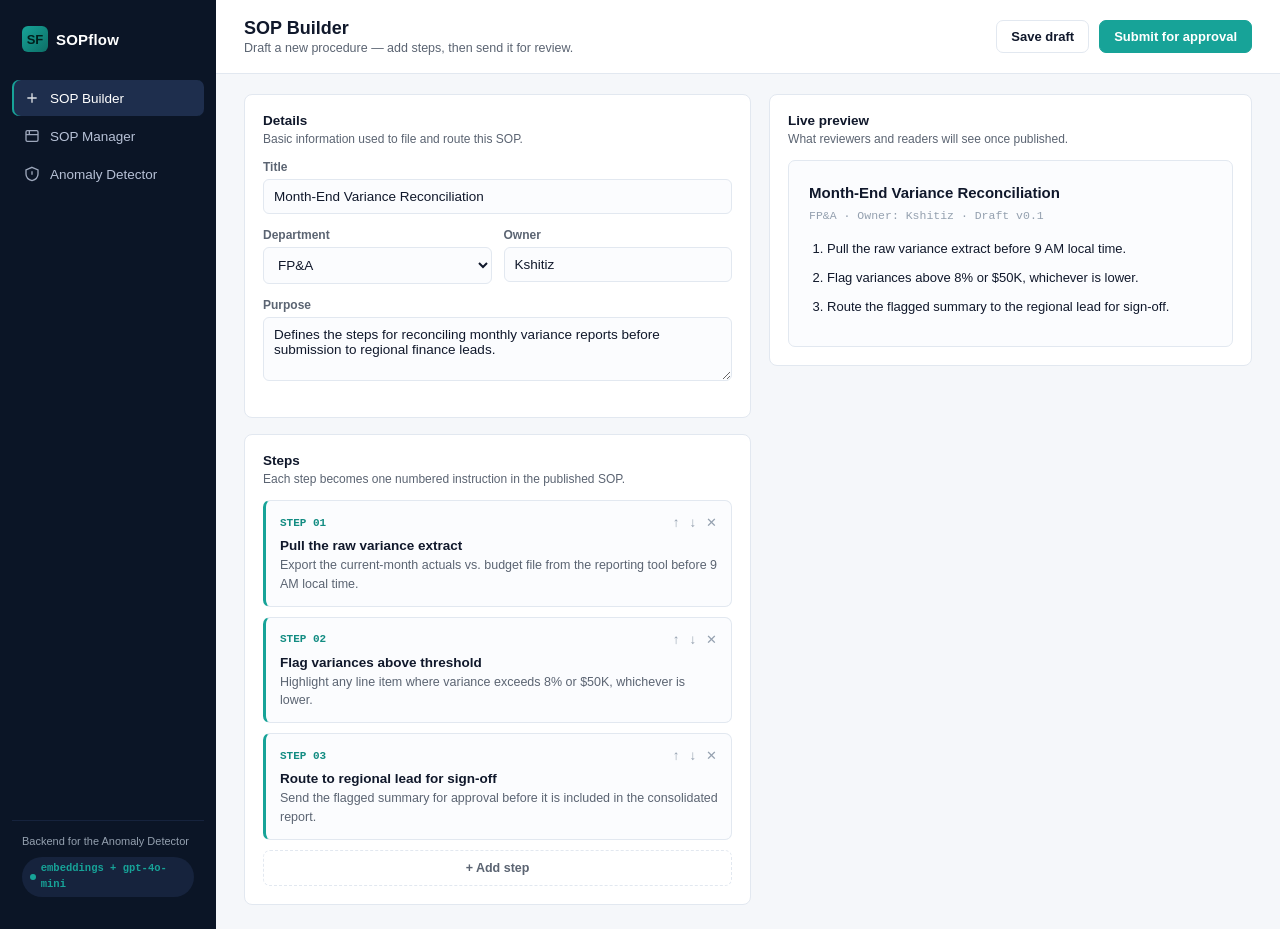
<file: sop-suite-ui (1).html>
<!DOCTYPE html>
<html lang="en">
<head>
<meta charset="UTF-8">
<title>SOPflow — SOP Suite</title>
<style>
  :root{
    --navy-950:#0B1526;
    --navy-800:#16233D;
    --navy-700:#1E2E4D;
    --teal-500:#17A398;
    --teal-600:#128C82;
    --teal-100:#DFF5F2;
    --bg:#F5F7FA;
    --surface:#FFFFFF;
    --border:#E2E8F0;
    --text-900:#10182B;
    --text-600:#5B6472;
    --text-400:#94A0AF;
    --red-500:#D14848;
    --red-100:#FBE7E7;
    --green-600:#2E9E6B;
    --green-100:#E4F6EE;
    --amber-500:#C98A1F;
    --amber-100:#FBF0DC;
    --radius:8px;
    --mono: "IBM Plex Mono", "SFMono-Regular", Consolas, monospace;
    --sans: "Inter", -apple-system, BlinkMacSystemFont, "Segoe UI", sans-serif;
  }
  *{box-sizing:border-box;}
  body{
    margin:0;
    font-family:var(--sans);
    background:var(--bg);
    color:var(--text-900);
    -webkit-font-smoothing:antialiased;
  }
  .app{ display:flex; min-height:100vh; }

  /* ---------- Sidebar ---------- */
  .sidebar{
    width:216px;
    background:var(--navy-950);
    color:#fff;
    flex-shrink:0;
    display:flex;
    flex-direction:column;
    padding:20px 12px;
  }
  .brand{
    display:flex; align-items:center; gap:8px;
    padding:6px 10px 22px 10px;
  }
  .brand-mark{
    width:26px;height:26px;border-radius:6px;
    background:linear-gradient(135deg,var(--teal-500),#0D6E66);
    display:flex;align-items:center;justify-content:center;
    font-weight:700;font-size:13px;color:#00201D;
  }
  .brand-name{ font-weight:600; font-size:15px; letter-spacing:.2px; }
  .nav{ display:flex; flex-direction:column; gap:2px; margin-top:6px; }
  .nav-item{
    display:flex; align-items:center; gap:10px;
    padding:10px 12px; border-radius:7px;
    color:#B7C1D6; font-size:13.5px; font-weight:500;
    cursor:pointer; border:none; background:none; text-align:left;
    width:100%;
    transition:background .12s ease, color .12s ease;
  }
  .nav-item svg{ flex-shrink:0; opacity:.85; }
  .nav-item:hover{ background:var(--navy-800); color:#fff; }
  .nav-item.active{ background:var(--navy-700); color:#fff; box-shadow:inset 2px 0 0 var(--teal-500); }
  .nav-caption{ font-size:11px; color:var(--text-400); padding:2px 12px 10px 12px; line-height:1.5; }

  .sidebar-foot{
    margin-top:auto; padding:12px 10px; border-top:1px solid var(--navy-800);
    font-size:11px; color:var(--text-400); line-height:1.5;
  }
  .badge-model{
    display:inline-flex; align-items:center; gap:5px;
    background:var(--navy-800); color:var(--teal-500);
    padding:4px 8px; border-radius:20px; font-size:10.5px; font-weight:600;
    margin-top:8px; font-family:var(--mono);
  }
  .dot{ width:6px;height:6px;border-radius:50%; background:var(--teal-500); }

  /* ---------- Main ---------- */
  .main{ flex:1; display:flex; flex-direction:column; min-width:0; }
  .topbar{
    display:flex; align-items:center; justify-content:space-between;
    padding:18px 28px; border-bottom:1px solid var(--border);
    background:var(--surface);
  }
  .topbar h1{ font-size:18px; margin:0; font-weight:650; }
  .topbar p{ margin:2px 0 0 0; font-size:12.5px; color:var(--text-600); }
  .actions{ display:flex; gap:10px; }
  .btn{
    font-family:var(--sans); font-size:13px; font-weight:600;
    padding:8px 14px; border-radius:7px; border:1px solid var(--border);
    background:var(--surface); color:var(--text-900); cursor:pointer;
  }
  .btn:hover{ border-color:var(--text-400); }
  .btn-primary{ background:var(--navy-950); color:#fff; border-color:var(--navy-950); }
  .btn-primary:hover{ background:var(--navy-800); }
  .btn-teal{ background:var(--teal-500); color:#fff; border-color:var(--teal-500); }
  .btn-teal:hover{ background:var(--teal-600); }
  .btn-ghost{ border-color:transparent; color:var(--text-600); }

  .view{ padding:24px 28px; overflow:auto; }
  .hidden{ display:none; }

  .panel{
    background:var(--surface); border:1px solid var(--border);
    border-radius:var(--radius); padding:18px;
  }
  .panel + .panel{ margin-top:16px; }
  .panel h3{ margin:0 0 4px 0; font-size:13.5px; font-weight:650; }
  .panel .sub{ margin:0 0 14px 0; font-size:12px; color:var(--text-600); }

  .grid-2{ display:grid; grid-template-columns:1.05fr 1fr; gap:18px; align-items:start; }

  label{ display:block; font-size:12px; font-weight:600; color:var(--text-600); margin-bottom:5px; }
  input[type=text], select, textarea{
    width:100%; font-family:var(--sans); font-size:13.5px;
    padding:9px 10px; border:1px solid var(--border); border-radius:6px;
    background:#FBFCFE; color:var(--text-900); margin-bottom:14px;
  }
  textarea{ resize:vertical; min-height:64px; }
  .field-row{ display:grid; grid-template-columns:1fr 1fr; gap:12px; }

  .step-card{
    border:1px solid var(--border); border-radius:7px; padding:12px 12px 12px 14px;
    margin-bottom:10px; background:#FBFCFE; position:relative;
    border-left:3px solid var(--teal-500);
  }
  .step-head{ display:flex; align-items:center; justify-content:space-between; margin-bottom:6px; }
  .step-num{ font-family:var(--mono); font-size:11px; color:var(--teal-600); font-weight:700; }
  .step-tools{ display:flex; gap:6px; }
  .icon-btn{ background:none; border:none; color:var(--text-400); cursor:pointer; padding:2px; }
  .icon-btn:hover{ color:var(--text-600); }
  .step-title{ font-size:13.5px; font-weight:600; margin-bottom:3px; }
  .step-body{ font-size:12.5px; color:var(--text-600); line-height:1.5; }

  .add-step{
    width:100%; padding:10px; border:1px dashed var(--border); border-radius:7px;
    background:none; color:var(--text-600); font-size:12.5px; font-weight:600; cursor:pointer;
  }
  .add-step:hover{ border-color:var(--teal-500); color:var(--teal-600); }

  .preview-doc{
    background:#FBFCFE; border:1px solid var(--border); border-radius:7px;
    padding:20px; font-size:13px; line-height:1.6; color:var(--text-900);
  }
  .preview-doc h4{ margin:0 0 2px 0; font-size:15px; }
  .preview-doc .meta{ font-size:11.5px; color:var(--text-400); margin-bottom:14px; font-family:var(--mono); }
  .preview-doc ol{ padding-left:18px; margin:0; }
  .preview-doc li{ margin-bottom:8px; }

  /* ---------- Table (Manager) ---------- */
  .table{ width:100%; border-collapse:collapse; font-size:13px; }
  .table th{
    text-align:left; font-size:11px; text-transform:uppercase; letter-spacing:.4px;
    color:var(--text-400); font-weight:650; padding:8px 10px; border-bottom:1px solid var(--border);
  }
  .table td{ padding:12px 10px; border-bottom:1px solid var(--border); vertical-align:middle; }
  .table tr:last-child td{ border-bottom:none; }
  .table tr:hover td{ background:#FAFBFD; }
  .sop-title{ font-weight:600; font-size:13.5px; }
  .sop-sub{ font-size:11.5px; color:var(--text-400); }

  .chip{
    display:inline-flex; align-items:center; gap:5px;
    padding:3px 9px; border-radius:20px; font-size:11px; font-weight:650;
  }
  .chip-pending{ background:var(--amber-100); color:#8A5F13; }
  .chip-approved{ background:var(--green-100); color:#1F6E4B; }
  .chip-draft{ background:#EEF0F4; color:var(--text-600); }
  .chip-rejected{ background:var(--red-100); color:#9A2E2E; }
  .chip::before{ content:""; width:6px; height:6px; border-radius:50%; background:currentColor; }

  .tab-strip{ display:flex; gap:4px; margin-bottom:16px; border-bottom:1px solid var(--border); }
  .tab-strip button{
    background:none; border:none; padding:9px 4px; margin-right:18px;
    font-size:13px; font-weight:600; color:var(--text-600); cursor:pointer;
    border-bottom:2px solid transparent; margin-bottom:-1px;
  }
  .tab-strip button.active{ color:var(--navy-950); border-bottom-color:var(--teal-500); }

  .review-row{
    display:flex; align-items:center; justify-content:space-between;
    background:var(--amber-100); border:1px solid #EBD8A8; border-radius:7px;
    padding:10px 14px; font-size:12.5px; color:#7A5610; margin-bottom:16px;
  }

  /* ---------- Anomaly Detector ---------- */
  .ad-toolbar{
    display:flex; align-items:center; gap:10px; margin-bottom:16px; flex-wrap:wrap;
  }
  .select-inline{
    font-family:var(--sans); font-size:12.5px; padding:7px 10px;
    border:1px solid var(--border); border-radius:6px; background:var(--surface);
  }
  .vs{ color:var(--text-400); font-size:12px; font-weight:600; }

  .redline{
    font-family:var(--mono); font-size:12.5px; line-height:1.9;
    background:#FBFCFE; border:1px solid var(--border); border-radius:7px; padding:18px 20px;
    white-space:pre-wrap;
  }
  .add-line{ background:var(--green-100); color:#1F6E4B; text-decoration:none; display:block; padding:2px 4px; border-radius:3px; }
  .add-line::before{ content:"+ "; font-weight:700; }
  .del-line{ background:var(--red-100); color:#9A2E2E; text-decoration:line-through; display:block; padding:2px 4px; border-radius:3px; opacity:.85; }
  .del-line::before{ content:"− "; font-weight:700; text-decoration:none; display:inline; }
  .ctx-line{ color:var(--text-600); display:block; padding:2px 4px; }

  .ad-columns{ display:grid; grid-template-columns:1.3fr 1fr; gap:18px; align-items:start; margin-top:16px; }

  .note-card{
    border:1px solid var(--border); border-left:3px solid var(--navy-700);
    border-radius:7px; padding:12px 14px; margin-bottom:12px; background:var(--surface);
  }
  .note-head{ display:flex; align-items:center; justify-content:space-between; margin-bottom:6px; }
  .note-title{ font-size:12.5px; font-weight:650; }
  .sev{ font-size:10.5px; font-weight:700; padding:2px 8px; border-radius:20px; }
  .sev-critical{ background:var(--red-100); color:#9A2E2E; }
  .sev-moderate{ background:var(--amber-100); color:#8A5F13; }
  .sev-minor{ background:#EEF0F4; color:var(--text-600); }
  .note-body{ font-size:12.5px; color:var(--text-600); line-height:1.55; }
  .note-src{
    margin-top:8px; font-size:11px; color:var(--text-400); font-family:var(--mono);
    display:flex; align-items:center; gap:5px;
  }

  .rag-banner{
    display:flex; gap:10px; align-items:flex-start;
    background:var(--navy-950); color:#EAF0FB; border-radius:8px; padding:14px 16px; margin-bottom:16px;
  }
  .rag-banner h4{ margin:0 0 3px 0; font-size:13px; }
  .rag-banner p{ margin:0; font-size:12px; color:#AEB9CE; line-height:1.5; }
  .rag-banner code{ background:var(--navy-800); color:#DFF5F2; padding:1px 5px; border-radius:4px; font-family:var(--mono); font-size:11px; }
  .rag-icon{
    width:28px;height:28px;border-radius:6px;flex-shrink:0;
    background:var(--teal-500); display:flex; align-items:center; justify-content:center; color:#00201D; font-weight:700; font-size:12px;
  }

  /* ---------- Upload & library ---------- */
  .upload-grid{ display:grid; grid-template-columns:1fr 1fr; gap:16px; }
  .upload-slot{
    border:1.5px dashed var(--border); border-radius:8px; padding:16px;
    background:#FBFCFE; text-align:center; position:relative;
  }
  .upload-slot.filled{ border-style:solid; border-color:var(--teal-500); background:var(--teal-100); text-align:left; }
  .upload-slot .slot-label{ font-size:11px; font-weight:700; text-transform:uppercase; letter-spacing:.4px; color:var(--text-400); margin-bottom:8px; display:block; }
  .upload-slot.filled .slot-label{ color:var(--teal-600); }
  .drop-icon{ width:30px; height:30px; margin:0 auto 8px auto; color:var(--text-400); }
  .upload-slot p.hint{ margin:0; font-size:12px; color:var(--text-600); }
  .upload-slot p.small{ margin:4px 0 0 0; font-size:11px; color:var(--text-400); }
  .upload-slot input[type=file]{ display:none; }
  .file-chip{
    display:flex; align-items:center; gap:10px; text-align:left;
  }
  .file-chip .fico{
    width:34px; height:34px; border-radius:6px; background:var(--teal-500); color:#fff;
    display:flex; align-items:center; justify-content:center; font-size:10px; font-weight:700; flex-shrink:0;
  }
  .file-chip .fname{ font-size:12.5px; font-weight:650; color:var(--text-900); }
  .file-chip .fmeta{ font-size:11px; color:var(--text-600); font-family:var(--mono); }
  .file-swap{ margin-top:10px; }
  .file-swap button{ font-size:11px; }

  .lib-list{ margin-top:14px; }
  .lib-row{
    display:flex; align-items:center; justify-content:space-between;
    padding:8px 4px; font-size:12px; border-top:1px solid var(--border);
  }
  .lib-row:first-child{ border-top:none; }
  .lib-row .lname{ color:var(--text-600); }
  .lib-row .ltag{ font-family:var(--mono); font-size:10.5px; color:var(--text-400); }

  .processing-row{
    display:flex; align-items:center; gap:10px; font-size:12.5px; color:var(--text-600);
    padding:12px 4px; margin-top:14px;
  }
  .spinner{
    width:14px; height:14px; border-radius:50%;
    border:2px solid var(--border); border-top-color:var(--teal-500);
    animation:spin .7s linear infinite;
  }
  @keyframes spin{ to{ transform:rotate(360deg); } }

  /* ---------- Change type + auditor marking ---------- */
  .tag-row{ display:flex; gap:6px; margin-bottom:8px; flex-wrap:wrap; }
  .type-tag{
    font-size:10.5px; font-weight:650; padding:2px 8px; border-radius:5px;
    background:#EEF0F4; color:var(--text-600); display:inline-flex; align-items:center; gap:4px;
  }
  .type-tag.t-numeric{ background:#FBEFE0; color:#8A5313; }
  .type-tag.t-process{ background:#E4ECFB; color:#2C4C9A; }
  .type-tag.t-routing{ background:#F1E7FB; color:#6B3B9A; }
  .type-tag.t-wording{ background:#EEF0F4; color:var(--text-600); }

  .auditor-box{
    margin-top:10px; padding-top:10px; border-top:1px dashed var(--border);
  }
  .auditor-label{ font-size:10.5px; font-weight:700; color:var(--text-400); text-transform:uppercase; letter-spacing:.3px; margin-bottom:6px; }
  .auditor-btns{ display:flex; gap:6px; flex-wrap:wrap; }
  .mark-btn{
    font-family:var(--sans); font-size:11px; font-weight:650; cursor:pointer;
    padding:5px 10px; border-radius:6px; border:1px solid var(--border); background:var(--surface); color:var(--text-600);
  }
  .mark-btn:hover{ border-color:var(--text-400); }
  .mark-btn.mb-ack.is-active{ background:var(--green-100); border-color:#9FD9BE; color:#1F6E4B; }
  .mark-btn.mb-flag.is-active{ background:var(--red-100); border-color:#EFB4B4; color:#9A2E2E; }
  .mark-btn.mb-note.is-active{ background:var(--teal-100); border-color:#8FD6CE; color:var(--teal-600); }
  .auditor-note{
    display:none; width:100%; margin-top:8px; font-size:12px; padding:7px 9px;
    border:1px solid var(--border); border-radius:6px; font-family:var(--sans); min-height:44px;
  }
  .auditor-note.show{ display:block; }
  .mark-status{
    font-size:11px; color:var(--text-400); margin-top:6px; font-style:italic;
  }
</style>
</head>
<body>
<div class="app">

  <!-- SIDEBAR -->
  <div class="sidebar">
    <div class="brand">
      <div class="brand-mark">SF</div>
      <div class="brand-name">SOPflow</div>
    </div>
    <div class="nav">
      <button class="nav-item active" data-tab="builder">
        <svg width="16" height="16" viewBox="0 0 24 24" fill="none" stroke="currentColor" stroke-width="2"><path d="M12 5v14M5 12h14"/></svg>
        SOP Builder
      </button>
      <button class="nav-item" data-tab="manager">
        <svg width="16" height="16" viewBox="0 0 24 24" fill="none" stroke="currentColor" stroke-width="2"><rect x="3" y="4" width="18" height="16" rx="2"/><path d="M3 10h18M8 4v6"/></svg>
        SOP Manager
      </button>
      <button class="nav-item" data-tab="anomaly">
        <svg width="16" height="16" viewBox="0 0 24 24" fill="none" stroke="currentColor" stroke-width="2"><path d="M12 2l9 4v6c0 5-3.8 8.5-9 10-5.2-1.5-9-5-9-10V6l9-4z"/><path d="M12 8v5M12 16.5v.01"/></svg>
        Anomaly Detector
      </button>
    </div>
    <div class="sidebar-foot">
      Backend for the Anomaly Detector
      <div class="badge-model"><span class="dot"></span>embeddings + gpt-4o-mini</div>
    </div>
  </div>

  <!-- MAIN -->
  <div class="main">

    <!-- ===== BUILDER ===== -->
    <div class="view" id="view-builder">
      <div class="topbar" style="margin:-24px -28px 20px -28px;">
        <div>
          <h1>SOP Builder</h1>
          <p>Draft a new procedure — add steps, then send it for review.</p>
        </div>
        <div class="actions">
          <button class="btn">Save draft</button>
          <button class="btn btn-teal">Submit for approval</button>
        </div>
      </div>

      <div class="grid-2">
        <div>
          <div class="panel">
            <h3>Details</h3>
            <p class="sub">Basic information used to file and route this SOP.</p>
            <label>Title</label>
            <input type="text" value="Month-End Variance Reconciliation">
            <div class="field-row">
              <div>
                <label>Department</label>
                <select><option>FP&amp;A</option><option>Finance Ops</option><option>Controllership</option></select>
              </div>
              <div>
                <label>Owner</label>
                <input type="text" value="Kshitiz">
              </div>
            </div>
            <label>Purpose</label>
            <textarea>Defines the steps for reconciling monthly variance reports before submission to regional finance leads.</textarea>
          </div>

          <div class="panel">
            <h3>Steps</h3>
            <p class="sub">Each step becomes one numbered instruction in the published SOP.</p>

            <div class="step-card">
              <div class="step-head">
                <span class="step-num">STEP 01</span>
                <div class="step-tools">
                  <button class="icon-btn" title="Move up">↑</button>
                  <button class="icon-btn" title="Move down">↓</button>
                  <button class="icon-btn" title="Delete">✕</button>
                </div>
              </div>
              <div class="step-title">Pull the raw variance extract</div>
              <div class="step-body">Export the current-month actuals vs. budget file from the reporting tool before 9 AM local time.</div>
            </div>

            <div class="step-card">
              <div class="step-head">
                <span class="step-num">STEP 02</span>
                <div class="step-tools">
                  <button class="icon-btn" title="Move up">↑</button>
                  <button class="icon-btn" title="Move down">↓</button>
                  <button class="icon-btn" title="Delete">✕</button>
                </div>
              </div>
              <div class="step-title">Flag variances above threshold</div>
              <div class="step-body">Highlight any line item where variance exceeds 8% or $50K, whichever is lower.</div>
            </div>

            <div class="step-card">
              <div class="step-head">
                <span class="step-num">STEP 03</span>
                <div class="step-tools">
                  <button class="icon-btn" title="Move up">↑</button>
                  <button class="icon-btn" title="Move down">↓</button>
                  <button class="icon-btn" title="Delete">✕</button>
                </div>
              </div>
              <div class="step-title">Route to regional lead for sign-off</div>
              <div class="step-body">Send the flagged summary for approval before it is included in the consolidated report.</div>
            </div>

            <button class="add-step">+ Add step</button>
          </div>
        </div>

        <div>
          <div class="panel" style="position:sticky; top:24px;">
            <h3>Live preview</h3>
            <p class="sub">What reviewers and readers will see once published.</p>
            <div class="preview-doc">
              <h4>Month-End Variance Reconciliation</h4>
              <div class="meta">FP&amp;A · Owner: Kshitiz · Draft v0.1</div>
              <ol>
                <li>Pull the raw variance extract before 9 AM local time.</li>
                <li>Flag variances above 8% or $50K, whichever is lower.</li>
                <li>Route the flagged summary to the regional lead for sign-off.</li>
              </ol>
            </div>
          </div>
        </div>
      </div>
    </div>

    <!-- ===== MANAGER ===== -->
    <div class="view hidden" id="view-manager">
      <div class="topbar" style="margin:-24px -28px 20px -28px;">
        <div>
          <h1>SOP Manager</h1>
          <p>Track every SOP's status and clear the approval queue.</p>
        </div>
        <div class="actions">
          <button class="btn">Export list</button>
          <button class="btn btn-primary">+ New SOP</button>
        </div>
      </div>

      <div class="review-row">
        <span><strong>3 SOPs</strong> have edits waiting on your review before they can go live.</span>
        <button class="btn btn-teal" style="padding:6px 12px; font-size:12px;">Review now</button>
      </div>

      <div class="tab-strip">
        <button class="active">All (12)</button>
        <button>Pending approval (3)</button>
        <button>Approved (8)</button>
        <button>Rejected (1)</button>
      </div>

      <div class="panel" style="padding:0;">
        <table class="table">
          <thead>
            <tr><th>SOP</th><th>Department</th><th>Status</th><th>Last edited</th><th>Reviewer</th><th></th></tr>
          </thead>
          <tbody>
            <tr>
              <td><div class="sop-title">Month-End Variance Reconciliation</div><div class="sop-sub">v2.3 → v2.4 pending</div></td>
              <td>FP&amp;A</td>
              <td><span class="chip chip-pending">Pending approval</span></td>
              <td>2 days ago</td>
              <td>Rebecca</td>
              <td><button class="btn btn-ghost" style="padding:5px 10px;">Review diff →</button></td>
            </tr>
            <tr>
              <td><div class="sop-title">Vendor Invoice Exception Handling</div><div class="sop-sub">v1.8 → v1.9 pending</div></td>
              <td>Finance Ops</td>
              <td><span class="chip chip-pending">Pending approval</span></td>
              <td>3 days ago</td>
              <td>Unassigned</td>
              <td><button class="btn btn-ghost" style="padding:5px 10px;">Review diff →</button></td>
            </tr>
            <tr>
              <td><div class="sop-title">UiPath Bot Failure Escalation</div><div class="sop-sub">v3.0 → v3.1 pending</div></td>
              <td>Automation</td>
              <td><span class="chip chip-pending">Pending approval</span></td>
              <td>5 hours ago</td>
              <td>Kshitiz</td>
              <td><button class="btn btn-ghost" style="padding:5px 10px;">Review diff →</button></td>
            </tr>
            <tr>
              <td><div class="sop-title">Nissan Weekly FP&amp;A Refresh</div><div class="sop-sub">v4.1 · current</div></td>
              <td>FP&amp;A</td>
              <td><span class="chip chip-approved">Approved</span></td>
              <td>1 week ago</td>
              <td>Rebecca</td>
              <td><button class="btn btn-ghost" style="padding:5px 10px;">View →</button></td>
            </tr>
            <tr>
              <td><div class="sop-title">New Hire System Access Request</div><div class="sop-sub">v1.0 · draft</div></td>
              <td>IT Ops</td>
              <td><span class="chip chip-draft">Draft</span></td>
              <td>2 weeks ago</td>
              <td>—</td>
              <td><button class="btn btn-ghost" style="padding:5px 10px;">Edit →</button></td>
            </tr>
            <tr>
              <td><div class="sop-title">Quarterly Budget Reforecast</div><div class="sop-sub">v2.0 rejected</div></td>
              <td>FP&amp;A</td>
              <td><span class="chip chip-rejected">Rejected</span></td>
              <td>3 weeks ago</td>
              <td>Rebecca</td>
              <td><button class="btn btn-ghost" style="padding:5px 10px;">View notes →</button></td>
            </tr>
          </tbody>
        </table>
      </div>
    </div>

    <!-- ===== ANOMALY DETECTOR ===== -->
    <div class="view hidden" id="view-anomaly">
      <div class="topbar" style="margin:-24px -28px 20px -28px;">
        <div>
          <h1>Anomaly Detector</h1>
          <p>Compare two SOP versions and get a plain-language explanation of what changed.</p>
        </div>
        <div class="actions">
          <button class="btn">Export report</button>
          <button class="btn btn-teal">Flag for review</button>
        </div>
      </div>

      <div class="rag-banner">
        <div class="rag-icon">AI</div>
        <div>
          <h4>Connected to the FastAPI backend</h4>
          <p>This tab calls a real API: <code>POST /sops/upload</code> stores the PDF and, if a version already exists for that title, runs the diff + classification and returns real change items. <code>POST /changes/{id}/mark</code> saves auditor marks. Explanations are rule-based unless the backend has <code>OPENAI_API_KEY</code> set, in which case gpt-4o-mini writes them.</p>
        </div>
      </div>

      <div class="panel">
        <div style="display:flex; align-items:center; justify-content:space-between; margin-bottom:14px; flex-wrap:wrap; gap:8px;">
          <div>
            <h3 style="margin-bottom:2px;">Upload &amp; compare</h3>
            <p class="sub" style="margin-bottom:0;">Enter the SOP's title, then upload a PDF. First upload for a title is stored as the baseline; every upload after that is compared against the latest stored version.</p>
          </div>
          <div style="display:flex; align-items:center; gap:6px;">
            <label style="margin:0; white-space:nowrap;">API base URL</label>
            <input type="text" id="api-base" value="http://127.0.0.1:8000" style="width:200px; margin:0; font-family:var(--mono); font-size:11.5px; padding:6px 8px;">
          </div>
        </div>

        <label>SOP title</label>
        <input type="text" id="sop-title" list="sop-titles" placeholder="e.g. Month-End Variance Reconciliation">
        <datalist id="sop-titles"></datalist>

        <div class="upload-grid" style="margin-top:4px;">
          <div class="upload-slot" id="slot-baseline">
            <span class="slot-label">Stored versions for this title</span>
            <div id="stored-versions-body">
              <p class="hint" style="margin-top:4px;">Type or pick a title above to see what's stored.</p>
            </div>
          </div>

          <div class="upload-slot" id="slot-new">
            <span class="slot-label">New upload</span>
            <svg class="drop-icon" viewBox="0 0 24 24" fill="none" stroke="currentColor" stroke-width="1.6"><path d="M12 16V4M12 4l-4 4M12 4l4 4"/><path d="M4 16v2a2 2 0 002 2h12a2 2 0 002-2v-2"/></svg>
            <p class="hint">Choose a SOP PDF</p>
            <p class="small">Matched to the title above — a new title stores this as a fresh baseline instead.</p>
            <button class="btn" style="margin-top:12px;" onclick="document.getElementById('file-new').click()">Choose PDF</button>
            <input type="file" id="file-new" accept="application/pdf">
            <div id="new-file-name" class="fmeta" style="margin-top:8px;"></div>
            <button class="btn btn-teal" id="upload-btn" style="margin-top:10px; width:100%;">Upload &amp; compare</button>
          </div>
        </div>

        <div class="processing-row hidden" id="processing-row">
          <div class="spinner"></div>
          <span id="processing-text">Uploading, extracting text, and running the diff…</span>
        </div>
        <div id="upload-error" class="hidden" style="margin-top:12px; background:var(--red-100); color:#9A2E2E; padding:10px 12px; border-radius:7px; font-size:12.5px;"></div>
        <div id="upload-message" class="hidden" style="margin-top:12px; background:var(--green-100); color:#1F6E4B; padding:10px 12px; border-radius:7px; font-size:12.5px;"></div>
      </div>

      <div id="compare-results" class="hidden">
        <div class="ad-columns" style="margin-top:16px;">
          <div>
            <div class="panel">
              <h3>Changed sections</h3>
              <p class="sub">Old vs. new text for each change the diff engine found</p>
              <div id="redline-body"></div>
            </div>
          </div>

          <div>
            <h3 style="font-size:13.5px; margin:0 0 4px 2px;">What changed &amp; why it matters</h3>
            <p class="sub" style="margin:0 0 12px 2px;">Returned by the backend for this upload — mark each one once you've reviewed it.</p>
            <div id="notes-body"></div>
          </div>
        </div>
      </div>
    </div>

  </div>
</div>

<script>
  const tabs = document.querySelectorAll('.nav-item');
  const views = { builder: document.getElementById('view-builder'),
                   manager: document.getElementById('view-manager'),
                   anomaly: document.getElementById('view-anomaly') };
  tabs.forEach(tab => {
    tab.addEventListener('click', () => {
      tabs.forEach(t => t.classList.remove('active'));
      tab.classList.add('active');
      Object.values(views).forEach(v => v.classList.add('hidden'));
      views[tab.dataset.tab].classList.remove('hidden');
      if (tab.dataset.tab === 'anomaly') refreshStoredSops();
    });
  });

  // =====================================================================
  // Anomaly Detector — wired to the real FastAPI backend
  // =====================================================================
  const apiBaseInput   = document.getElementById('api-base');
  const sopTitleInput  = document.getElementById('sop-title');
  const sopTitlesList  = document.getElementById('sop-titles');
  const storedVersionsBody = document.getElementById('stored-versions-body');
  const fileNew        = document.getElementById('file-new');
  const newFileName     = document.getElementById('new-file-name');
  const uploadBtn        = document.getElementById('upload-btn');
  const processingRow    = document.getElementById('processing-row');
  const processingText   = document.getElementById('processing-text');
  const uploadError       = document.getElementById('upload-error');
  const uploadMessage     = document.getElementById('upload-message');
  const compareResults    = document.getElementById('compare-results');
  const redlineBody      = document.getElementById('redline-body');
  const notesBody          = document.getElementById('notes-body');

  const SEVERITY_LABEL = { critical: 'Critical', moderate: 'Moderate', minor: 'Minor' };
  const TYPE_LABEL = {
    numeric_threshold: { cls: 't-numeric', label: '● Numeric / threshold' },
    routing_ownership: { cls: 't-routing', label: '● Routing / ownership' },
    process:           { cls: 't-process', label: '● Process step' },
    wording:           { cls: 't-wording', label: '● Wording only' },
  };

  function apiBase() {
    return apiBaseInput.value.replace(/\/+$/, '');
  }

  function escapeHtml(str) {
    if (str === null || str === undefined) return '';
    return str.replace(/[&<>"']/g, c => ({'&':'&amp;','<':'&lt;','>':'&gt;','"':'&quot;',"'":'&#39;'}[c]));
  }

  // ---- Load known SOP titles + their stored versions ----
  async function refreshStoredSops() {
    try {
      const res = await fetch(`${apiBase()}/sops`);
      if (!res.ok) throw new Error(`GET /sops failed (${res.status})`);
      const sops = await res.json();

      sopTitlesList.innerHTML = sops.map(s => `<option value="${escapeHtml(s.title)}">`).join('');
      renderStoredVersions(sops);
    } catch (err) {
      storedVersionsBody.innerHTML = `<p class="hint" style="margin-top:4px; color:var(--red-500);">Can't reach the API at ${escapeHtml(apiBase())} — is the server running? (${escapeHtml(err.message)})</p>`;
    }
  }

  function renderStoredVersions(sops) {
    const title = sopTitleInput.value.trim();
    const match = sops.find(s => s.title.toLowerCase() === title.toLowerCase());

    if (!title) {
      storedVersionsBody.innerHTML = `<p class="hint" style="margin-top:4px;">Type or pick a title above to see what's stored.</p>`;
      return;
    }
    if (!match || match.versions.length === 0) {
      storedVersionsBody.innerHTML = `<p class="hint" style="margin-top:4px;">Nothing stored yet for "${escapeHtml(title)}" — the next upload becomes its baseline.</p>`;
      return;
    }
    const rows = match.versions.slice().reverse().map((v, idx) => `
      <div class="file-chip" style="margin-bottom:8px;">
        <div class="fico">PDF</div>
        <div>
          <div class="fname">${escapeHtml(match.title)} — v${v.version_number}${idx === 0 ? ' (latest)' : ''}</div>
          <div class="fmeta">${escapeHtml(v.filename)} · stored ${new Date(v.uploaded_at).toLocaleString()}</div>
        </div>
      </div>`).join('');
    storedVersionsBody.innerHTML = rows;
  }

  sopTitleInput.addEventListener('input', async () => {
    try {
      const res = await fetch(`${apiBase()}/sops`);
      if (res.ok) renderStoredVersions(await res.json());
    } catch (_) { /* stay quiet while typing */ }
  });

  fileNew.addEventListener('change', () => {
    newFileName.textContent = fileNew.files.length ? fileNew.files[0].name : '';
  });

  // ---- Upload + compare ----
  uploadBtn.addEventListener('click', async () => {
    const title = sopTitleInput.value.trim();
    uploadError.classList.add('hidden');
    uploadMessage.classList.add('hidden');
    compareResults.classList.add('hidden');

    if (!title) { showError('Enter the SOP title first.'); return; }
    if (!fileNew.files.length) { showError('Choose a PDF to upload.'); return; }

    const formData = new FormData();
    formData.append('title', title);
    formData.append('file', fileNew.files[0]);

    processingRow.classList.remove('hidden');
    processingText.textContent = 'Uploading, extracting text, and running the diff…';
    uploadBtn.disabled = true;

    try {
      const res = await fetch(`${apiBase()}/sops/upload`, { method: 'POST', body: formData });
      const data = await res.json();
      if (!res.ok) throw new Error(data.detail || `Upload failed (${res.status})`);

      showMessage(data.message);
      if (data.changes && data.changes.length > 0) {
        renderResults(data.changes);
        compareResults.classList.remove('hidden');
        compareResults.scrollIntoView({ behavior: 'smooth', block: 'start' });
      }
      refreshStoredSops();
    } catch (err) {
      showError(err.message || 'Something went wrong talking to the API.');
    } finally {
      processingRow.classList.add('hidden');
      uploadBtn.disabled = false;
    }
  });

  function showError(msg) {
    uploadError.textContent = msg;
    uploadError.classList.remove('hidden');
  }
  function showMessage(msg) {
    uploadMessage.textContent = msg;
    uploadMessage.classList.remove('hidden');
  }

  // ---- Render real change items returned by the API ----
  function renderResults(changes) {
    redlineBody.innerHTML = changes.map(c => `
      <div class="redline" style="margin-bottom:10px;">${
        c.section_label ? `<span class="ctx-line">${escapeHtml(c.section_label)}</span>` : ''
      }${
        c.old_text ? `<span class="del-line">${escapeHtml(c.old_text)}</span>` : ''
      }${
        c.new_text ? `<span class="add-line">${escapeHtml(c.new_text)}</span>` : ''
      }</div>`).join('');

    notesBody.innerHTML = changes.map(c => {
      const type = TYPE_LABEL[c.change_type] || TYPE_LABEL.wording;
      return `
      <div class="note-card" data-change-id="${c.id}">
        <div class="note-head">
          <span class="note-title">${escapeHtml(c.section_label || 'Change')}</span>
          <span class="sev sev-${c.severity}">${SEVERITY_LABEL[c.severity] || c.severity}</span>
        </div>
        <div class="tag-row"><span class="type-tag ${type.cls}">${type.label}</span></div>
        <div class="note-body">${escapeHtml(c.explanation)}</div>
        <div class="auditor-box">
          <div class="auditor-label">Auditor review</div>
          <div class="auditor-btns">
            <button class="mark-btn mb-ack">✓ Acknowledge</button>
            <button class="mark-btn mb-flag">⚑ Flag as risk</button>
            <button class="mark-btn mb-note">＋ Add note</button>
          </div>
          <textarea class="auditor-note" placeholder="Why are you flagging or acknowledging this change?"></textarea>
          <div class="mark-status"></div>
        </div>
      </div>`;
    }).join('');

    wireAuditorControls();
  }

  // ---- Auditor marking controls -> POST /changes/{id}/mark ----
  function wireAuditorControls() {
    document.querySelectorAll('#notes-body .note-card').forEach(card => {
      const changeId = card.dataset.changeId;
      const ackBtn = card.querySelector('.mb-ack');
      const flagBtn = card.querySelector('.mb-flag');
      const noteBtn = card.querySelector('.mb-note');
      const noteBox = card.querySelector('.auditor-note');
      const status = card.querySelector('.mark-status');

      async function sendMark(statusValue, note) {
        try {
          const res = await fetch(`${apiBase()}/changes/${changeId}/mark`, {
            method: 'POST',
            headers: { 'Content-Type': 'application/json' },
            body: JSON.stringify({ status: statusValue, note: note || null, marked_by: 'You' }),
          });
          const data = await res.json();
          if (!res.ok) throw new Error(data.detail || 'Failed to save mark.');
          const latest = data.marks[data.marks.length - 1];
          status.textContent = `${latest.status === 'flagged' ? 'Flagged as risk' : latest.status === 'note' ? 'Note added' : 'Acknowledged'} by ${latest.marked_by} · ${new Date(latest.created_at).toLocaleString()}`;
        } catch (err) {
          status.textContent = `Couldn't save: ${err.message}`;
        }
      }

      ackBtn.addEventListener('click', () => {
        ackBtn.classList.toggle('is-active');
        flagBtn.classList.remove('is-active');
        if (ackBtn.classList.contains('is-active')) sendMark('acknowledged');
      });

      flagBtn.addEventListener('click', () => {
        flagBtn.classList.toggle('is-active');
        ackBtn.classList.remove('is-active');
        if (flagBtn.classList.contains('is-active')) sendMark('flagged');
      });

      noteBtn.addEventListener('click', () => {
        noteBox.classList.toggle('show');
        if (noteBox.classList.contains('show')) {
          noteBtn.classList.add('is-active');
          noteBox.focus();
        } else {
          noteBtn.classList.remove('is-active');
        }
      });

      noteBox.addEventListener('blur', () => {
        if (noteBox.value.trim()) sendMark('note', noteBox.value.trim());
      });
    });
  }

  // Load SOP titles once on first page render too, in case the Anomaly tab is opened first
  refreshStoredSops();
</script>
</body>
</html>
</file>
